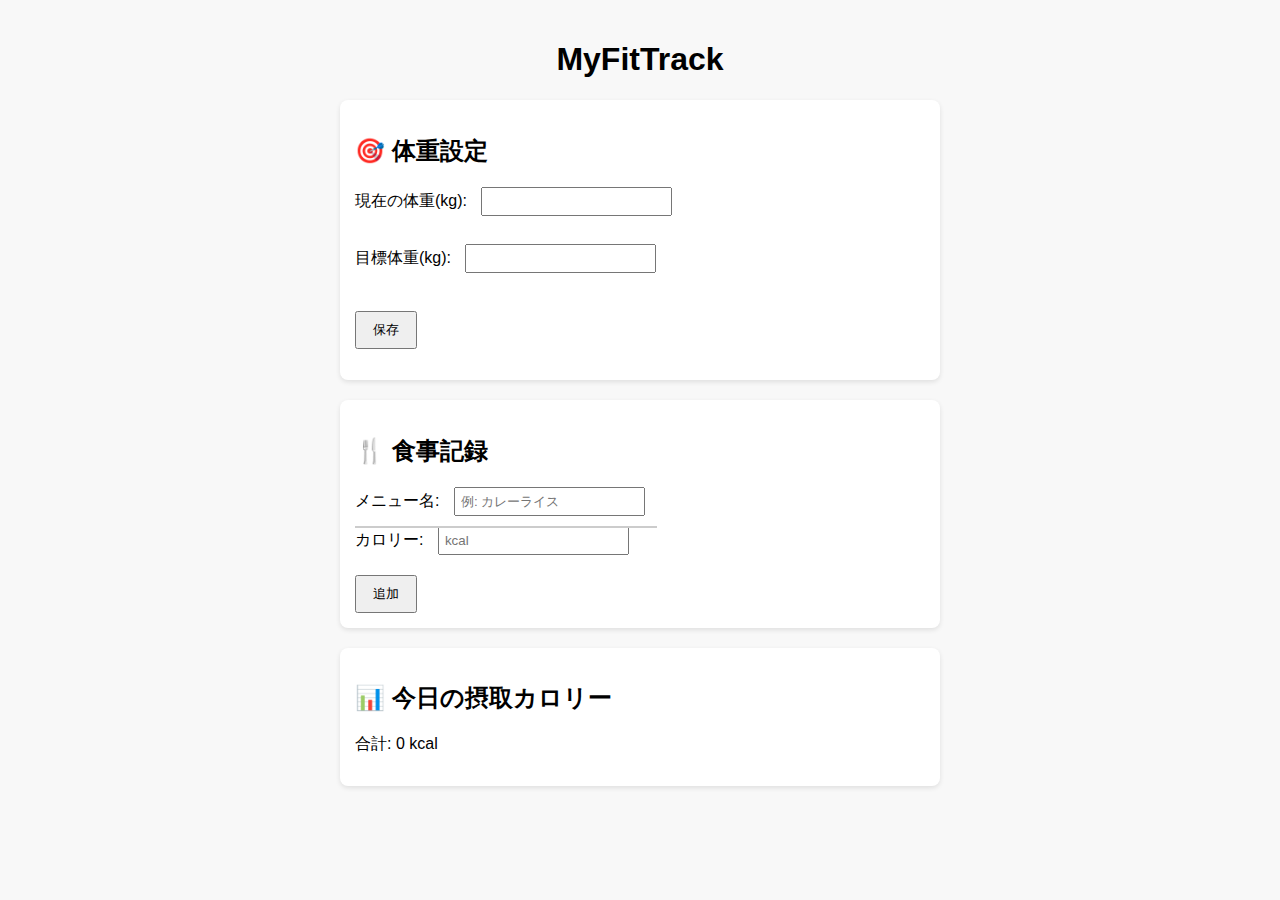
<file: MyFiTrack/index.html>
<!DOCTYPE html>
<html lang="ja">
<head>
    <meta charset="UTF-8">
    <title>MyFitTrack</title>
    <link rel="stylesheet" href="style.css">
    <link rel="manifest" href="manifest.json">
    <meta name="theme-color" content="#4caf50">
    <script>
        if ('serviceWorker' in navigator) {
            navigator.serviceWorker.register('service-worker.js')
                .then(reg => console.log("Service Worker registered"))
                .catch(err => console.error("Service Worker registration failed", err));
        }
    </script>
    <script src="script.js" defer></script>
</head>
<body>
<h1>MyFitTrack</h1>

<!-- 体重設定 -->
<section>
    <h2>🎯 体重設定</h2>
    <label>現在の体重(kg): <input type="number" id="currentWeight"></label><br>
    <label>目標体重(kg): <input type="number" id="targetWeight"></label><br>
    <button id="saveWeight">保存</button>
    <p id="weightInfo"></p>
</section>

<!-- 食事入力 -->
<section style="position: relative;">
    <h2>🍴 食事記録</h2>
    <label>メニュー名: <input type="text" id="foodName" placeholder="例: カレーライス"></label>
    <ul id="suggestList" class="suggest-box"></ul>
    <label>カロリー: <input type="number" id="calories" placeholder="kcal"></label>
    <button id="addMeal">追加</button>
</section>

<!-- カロリー集計 -->
<section>
    <h2>📊 今日の摂取カロリー</h2>
    <ul id="mealList"></ul>
    <p id="totalCalories">合計: 0 kcal</p>
</section>

</body>
</html>
</file>
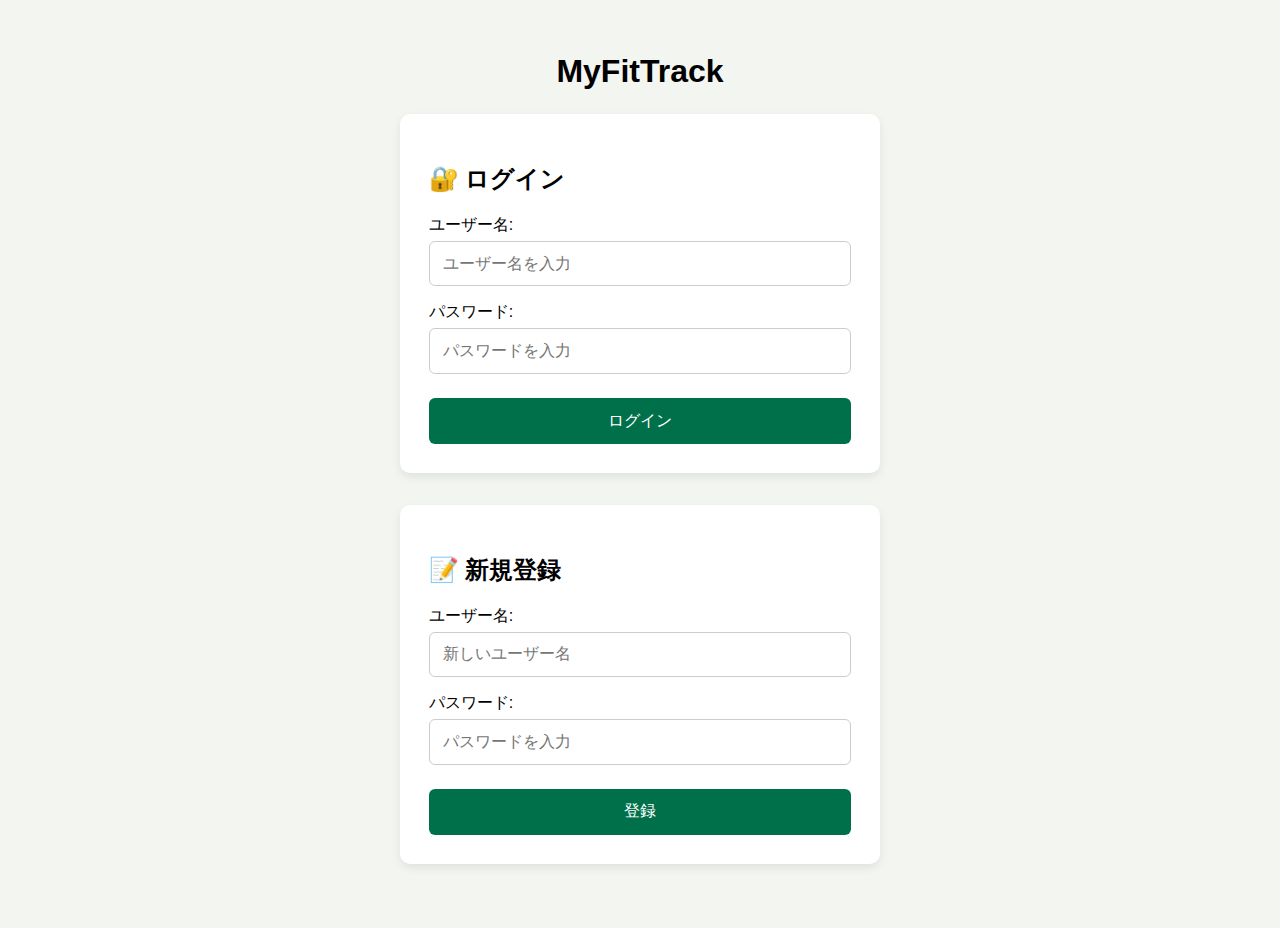
<file: login.html>
<!DOCTYPE html>
<html lang="ja">
<head>
  <meta charset="UTF-8" />
  <meta name="viewport" content="width=device-width, initial-scale=1.0"/>
  <title>MyFitTrack - ログイン</title>
  <link rel="manifest" href="manifest.json">
  <link rel="stylesheet" href="login.css" />
</head>
<body>
  <main>
    <h1 class="logo">MyFitTrack</h1>

    <!-- 🔐 ログインフォーム -->
    <section class="card">
      <h2>🔐 ログイン</h2>
      <label>
        ユーザー名:
        <input type="text" id="loginUsername" placeholder="ユーザー名を入力" />
      </label>
      <label>
        パスワード:
        <input type="password" id="loginPassword" placeholder="パスワードを入力" />
      </label>
      <button id="loginBtn">ログイン</button>
    </section>

    <!-- 📝 新規登録フォーム -->
    <section class="card">
      <h2>📝 新規登録</h2>
      <label>
        ユーザー名:
        <input type="text" id="registerUsername" placeholder="新しいユーザー名" />
      </label>
      <label>
        パスワード:
        <input type="password" id="registerPassword" placeholder="パスワードを入力" />
      </label>
      <button id="registerBtn">登録</button>
    </section>
  </main>

  <script src="auth.js" defer></script>
</body>
</html>
</file>
<file: MyFiTrack/style.css>
body {
    font-family: sans-serif;
    padding: 20px;
    max-width: 600px;
    margin: auto;
    background: #f8f8f8;
}
h1 {
    text-align: center;
}
section {
    background: white;
    padding: 15px;
    margin-top: 20px;
    border-radius: 8px;
    box-shadow: 0 2px 5px rgba(0,0,0,0.1);
}
label {
    display: block;
    margin-bottom: 10px;
}
input {
    padding: 5px;
    margin-left: 10px;
}
button {
    padding: 8px 16px;
    margin-top: 10px;
    cursor: pointer;
}
.suggest-box {
    list-style: none;
    padding: 0;
    margin: 0;
    background: #fff;
    border: 1px solid #ccc;
    max-height: 150px;
    overflow-y: auto;
    position: absolute;
    width: 300px;
    z-index: 999;
}
.suggest-box li {
    padding: 5px 10px;
    cursor: pointer;
}
.suggest-box li:hover {
    background: #f0f0f0;
}
</file>
<file: login.css>
body {
    font-family: "Segoe UI", sans-serif;
    background-color: #f3f5f0;
    margin: 0;
    padding: 0;
  }
  
  main {
    display: flex;
    flex-direction: column;
    align-items: center;
    padding: 2rem 1rem;
  }
  
  .logo {
    font-size: 2rem;
    font-weight: bold;
    margin-bottom: 1.5rem;
  }
  
  .card {
    background: #ffffff;
    padding: 1.8rem;
    border-radius: 10px;
    box-shadow: 0 4px 10px rgba(0, 0, 0, 0.08);
    width: 100%;
    max-width: 480px;
    margin-bottom: 2rem;
    box-sizing: border-box;
  }
  
  label {
    display: flex;
    flex-direction: column;
    font-size: 1rem;
    margin-bottom: 1rem;
  }
  
  input[type="text"],
  input[type="password"] {
    width: 100%;
    padding: 0.8rem;
    margin-top: 0.3rem;
    border: 1px solid #ccc;
    border-radius: 6px;
    font-size: 1rem;
    box-sizing: border-box;
  }
  
  button {
    background-color: #00704a;
    color: white;
    border: none;
    padding: 0.8rem;
    border-radius: 6px;
    font-size: 1rem;
    width: 100%;
    cursor: pointer;
    margin-top: 0.5rem;
  }
  
  button:hover {
    background-color: #005d3c;
  }
</file>
